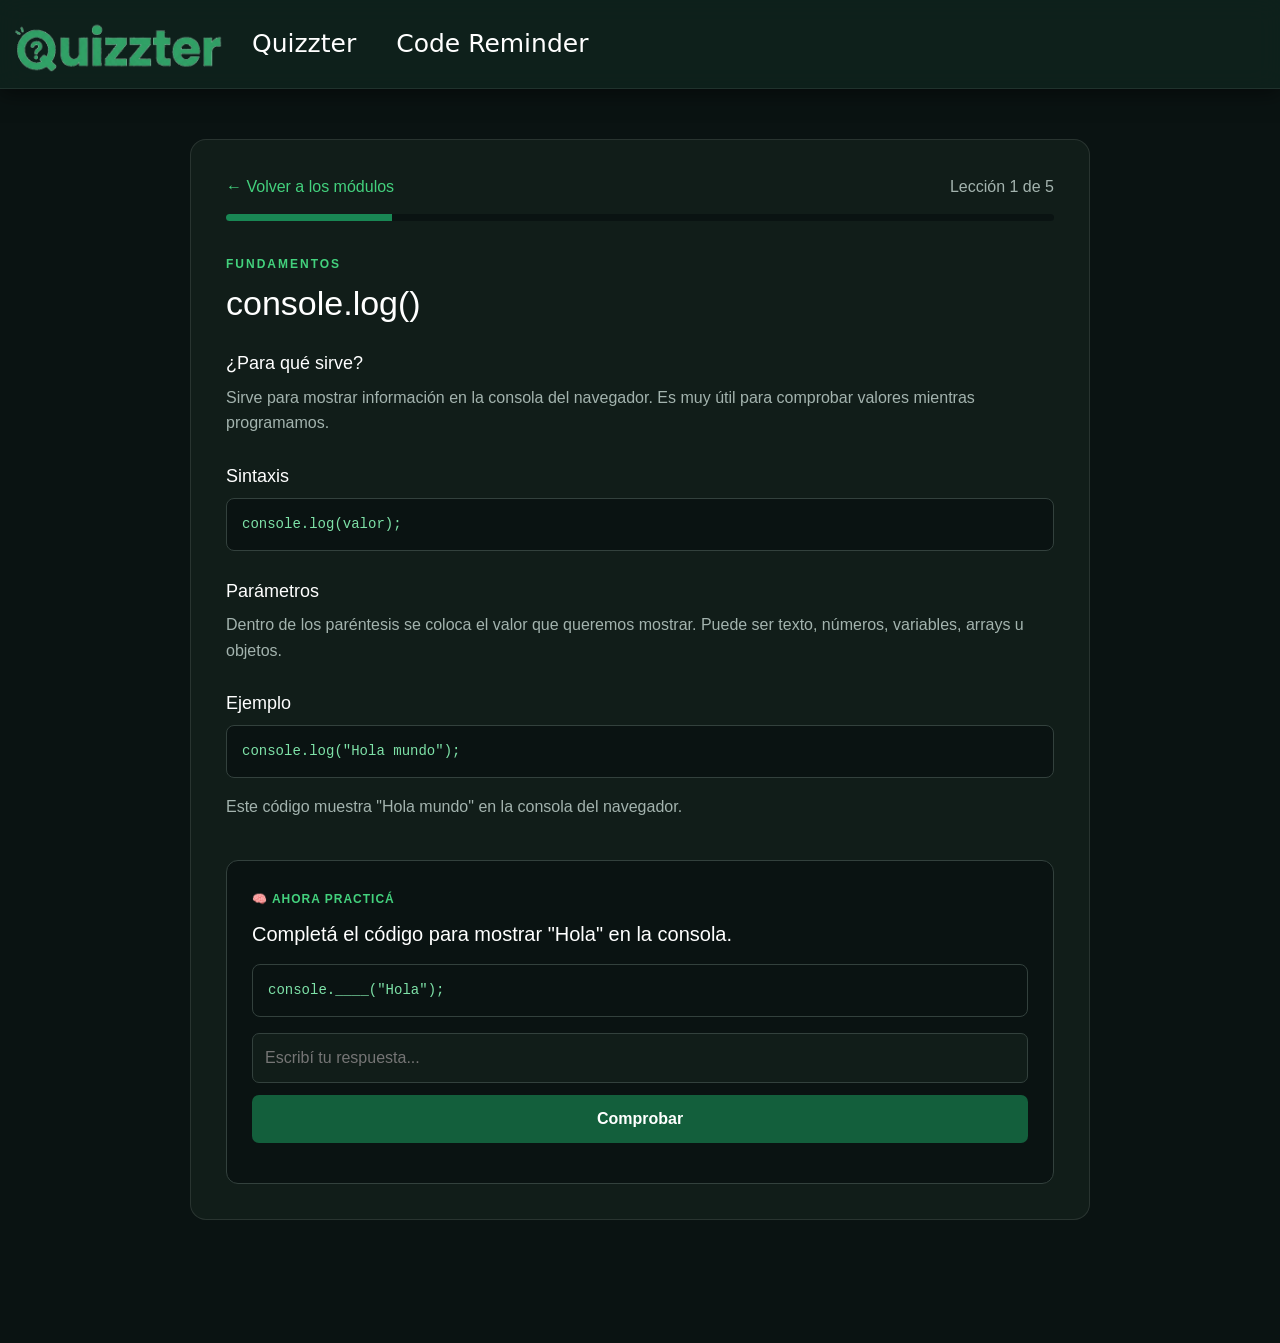
<file: code.leccion.html>
<!doctype html>
<html lang="es">
<head>
  <meta charset="UTF-8">

  <meta
    name="viewport"
    content="width=device-width, initial-scale=1.0"
  >

  <title>Lección - Code Reminder</title>
  <link
      rel="icon"
      href="assets/img/ChatGPT Image 26 may 2026, 02_40_00 p.m.png"
    />
  <link
    href="https://cdn.jsdelivr.net/npm/bootstrap@5.3.8/dist/css/bootstrap.min.css"
    rel="stylesheet"
  >

  <link
    rel="stylesheet"
    href="assets/css/style.css"
  >
</head>

<body class="fondo-quizzter">

  <header>
    <nav>
      <a href="index.html">
        <img
          src="assets/img/logo.PNG"
          id="logoPagina"
          alt="Quizzter"
        >
      </a>

      <a href="quizzter.html" id="navLink">
        Quizzter
      </a>

      <a href="code.reminder.html" id="navLink">
        Code Reminder
      </a>
    </nav>
  </header>

  <main class="leccion-container">

    <section class="leccion-card">

      <div class="leccion-superior">

        <a
          href="code.reminder.html"
          class="volver-code"
        >
          ← Volver a los módulos
        </a>

        <span id="numeroLeccion">
          Lección 1 de 5
        </span>

      </div>

      <div class="barra-leccion">
        <div id="progresoLeccion"></div>
      </div>

      <span
        class="leccion-categoria"
        id="categoriaLeccion"
      >
        FUNDAMENTOS
      </span>

      <h1 id="tituloLeccion"></h1>

      <div class="leccion-bloque">
        <h2>¿Para qué sirve?</h2>
        <p id="descripcionLeccion"></p>
      </div>

      <div class="leccion-bloque">
        <h2>Sintaxis</h2>
        <pre><code id="sintaxisLeccion"></code></pre>
      </div>

      <div class="leccion-bloque">
        <h2>Parámetros</h2>
        <p id="parametrosLeccion"></p>
      </div>

      <div class="leccion-bloque">
        <h2>Ejemplo</h2>
        <pre><code id="ejemploLeccion"></code></pre>
        <p id="explicacionEjemplo"></p>
      </div>

      <section class="practica-code">

        <span class="practica-label">
          🧠 AHORA PRACTICÁ
        </span>

        <h2 id="preguntaPractica"></h2>

        <pre class="codigo-ejercicio"><code id="codigoPractica"></code></pre>

        <input
          type="text"
          id="respuestaPractica"
          placeholder="Escribí tu respuesta..."
          autocomplete="off"
          spellcheck="false"
        >

        <button id="btnComprobarPractica">
          Comprobar
        </button>

        <div id="resultadoPractica"></div>

        <button
          id="btnSiguienteLeccion"
          class="oculto"
        >
          Siguiente lección →
        </button>

      </section>

    </section>

  </main>

  <script src="assets/js/code.leccion.js"></script>

</body>
</html>
</file>
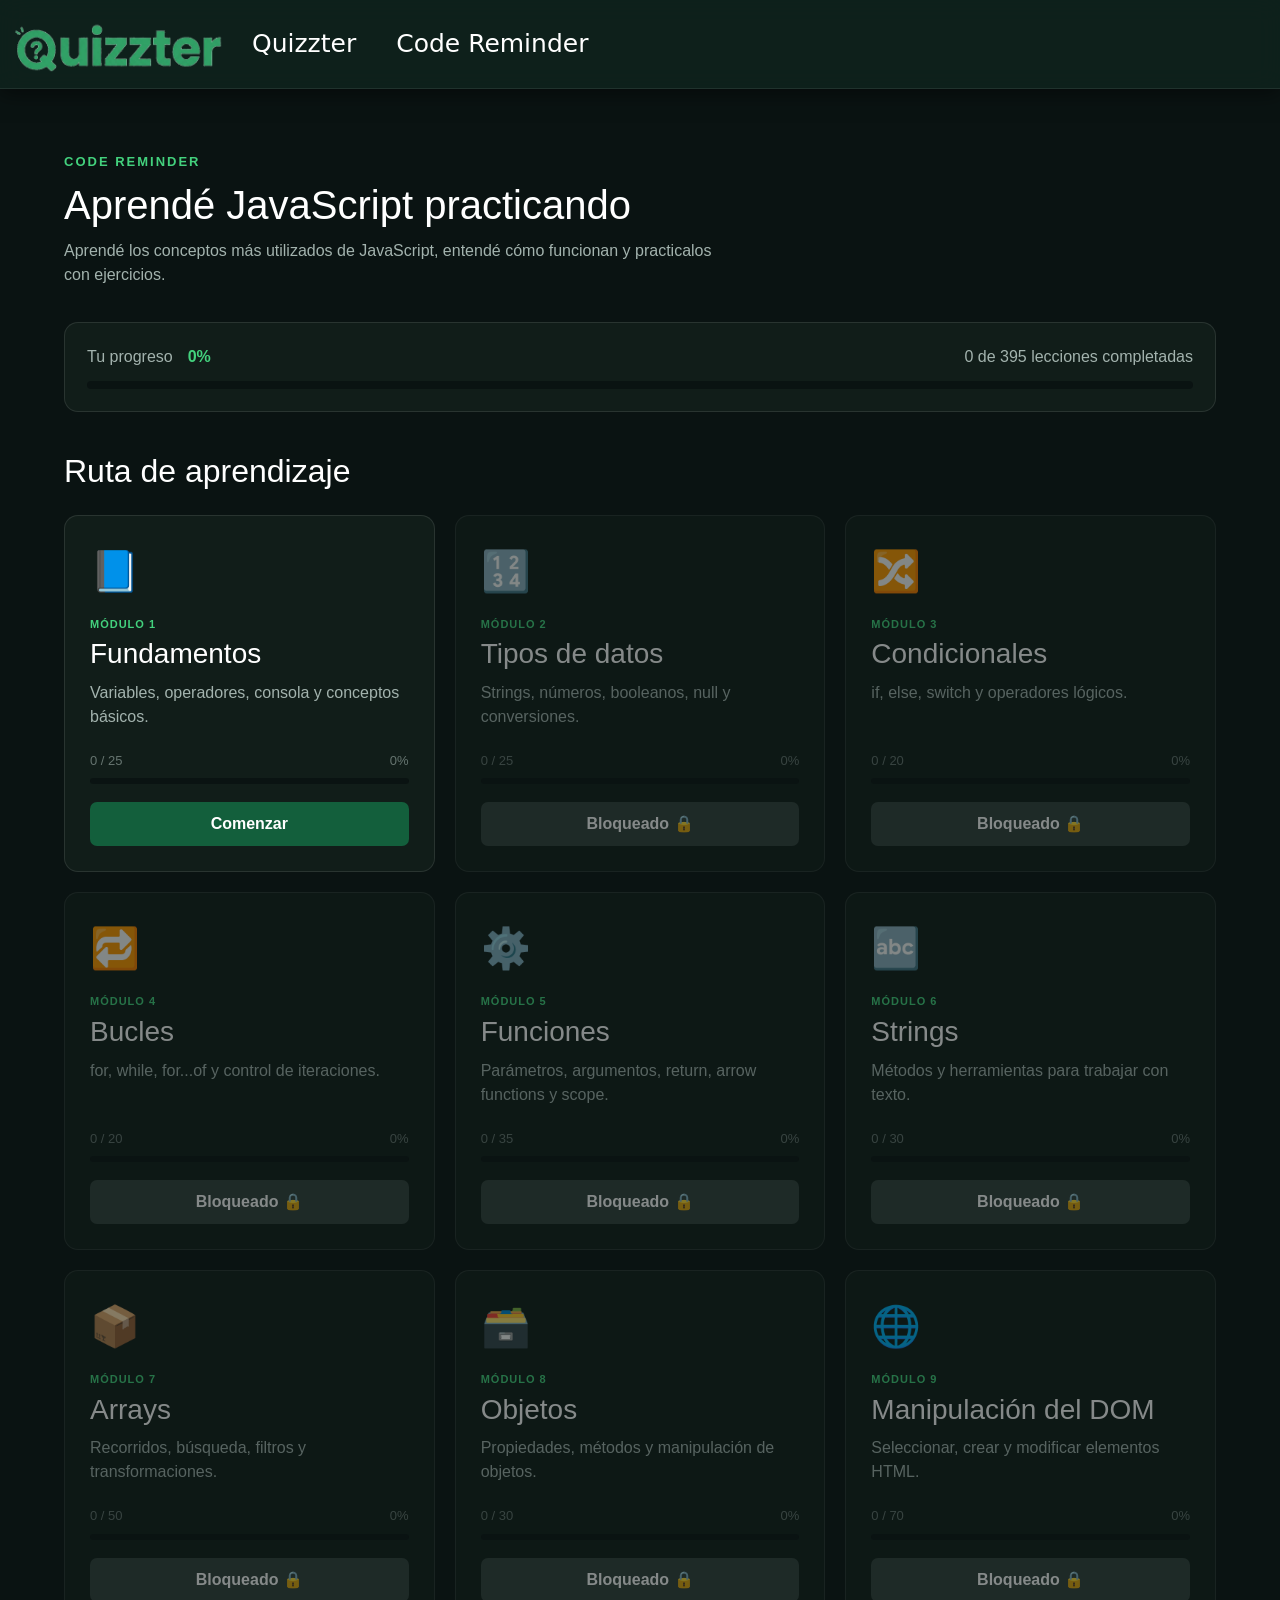
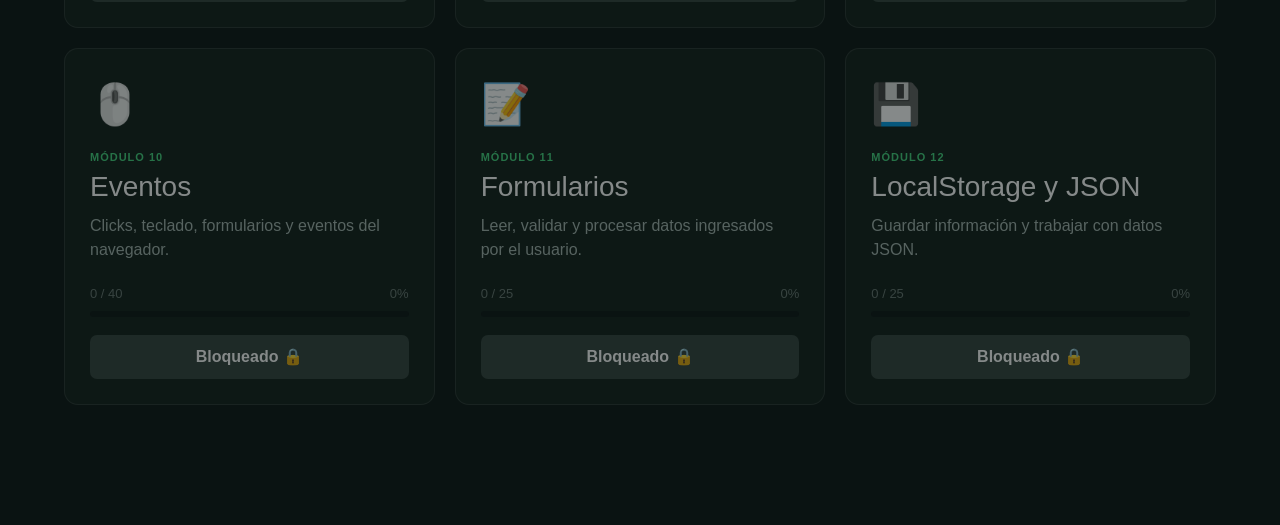
<file: code.reminder.html>
<!doctype html>
<html lang="es">
<head>
  <meta charset="UTF-8">

  <meta
    name="viewport"
    content="width=device-width, initial-scale=1.0"
  >

  <title>Code Reminder - Quizzter</title>

  <link
    href="https://cdn.jsdelivr.net/npm/bootstrap@5.3.8/dist/css/bootstrap.min.css"
    rel="stylesheet"
  >

  <link
    rel="stylesheet"
    href="assets/css/style.css"
  >
</head>

<body class="fondo-quizzter">

  <header>
    <nav>
      <a href="index.html">
        <img
          src="assets/img/logo.PNG"
          id="logoPagina"
          alt="Quizzter"
        >
      </a>

      <a href="quizzter.html" id="navLink">
        Quizzter
      </a>

      <a href="code.reminder.html" id="navLink">
        Code Reminder
      </a>
    </nav>
  </header>

  <main class="code-reminder-container">

    <section class="code-reminder-header">
      <span class="code-reminder-label">
        CODE REMINDER
      </span>

      <h1>Aprendé JavaScript practicando</h1>

      <p>
        Aprendé los conceptos más utilizados de JavaScript,
        entendé cómo funcionan y practicalos con ejercicios.
      </p>
    </section>

    <section class="code-progreso-card">
      <div class="code-progreso-info">

        <div>
          <span>Tu progreso</span>

          <strong id="porcentajeCode">
            0%
          </strong>
        </div>

        <span id="leccionesCompletadas">
          0 lecciones completadas
        </span>

      </div>

      <div class="barra-code">
        <div id="progresoCode"></div>
      </div>
    </section>

    <section class="code-modulos">
      <h2>Ruta de aprendizaje</h2>

      <div
        class="code-modulos-grid"
        id="contenedorModulos"
      ></div>
    </section>

  </main>

  <script src="assets/js/code.data.js"></script>
  <script src="assets/js/code.reminder.js"></script>

</body>
</html>
</file>
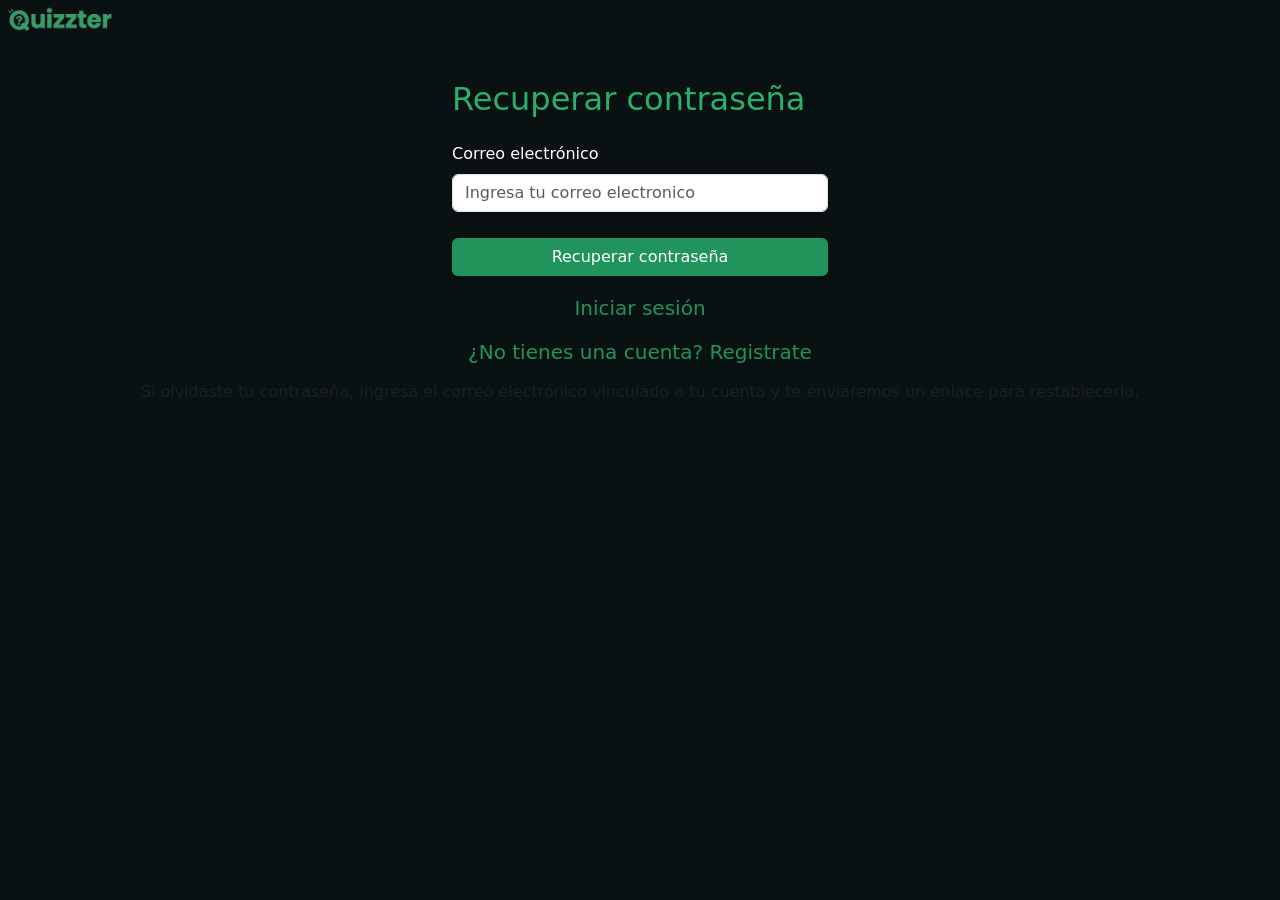
<file: contraseña.html>
<!DOCTYPE html>
    <html lang="en">
    <head>
        <meta charset="UTF-8">
        <meta name="viewport" content="width=device-width, initial-scale=1.0">
        <title>Quizzter | Recuperar contraseña</title>
        <link rel="icon" href="./assets/media/img/ChatGPT Image 26 may 2026, 02_40_00 p.m.png">
        <link href="https://cdn.jsdelivr.net/npm/bootstrap@5.3.8/dist/css/bootstrap.min.css" rel="stylesheet" integrity="sha384-sRIl4kxILFvY47J16cr9ZwB07vP4J8+LH7qKQnuqkuIAvNWLzeN8tE5YBujZqJLB" crossorigin="anonymous">
        <link rel="stylesheet" href="./assets/css/login-style.css">
    </head>
    <body>
        <header>
            <nav>
                <img src="./assets/media/img/logo.PNG" alt="nombre de marca">
            </nav>
        </header>
        <main>
            <form action="/recuperar-contraseña" method="POST" class="container mt-5" id="recuperarForm" style="max-width: 400px;">
                <h2 class="mb-4">Recuperar contraseña</h2>
                <div class="mb-3">
                    <label for="email" class="form-label">Correo electrónico</label>
                    <input type="email" class="form-control" id="email" name="email" required placeholder="Ingresa tu correo electronico">
                </div>
                <button type="submit" class="btn w-100">Recuperar contraseña</button>
            </form>
            <h5><a href="./login.html">Iniciar sesión</a></h5>
            <h5><a href="./registro.html">¿No tienes una cuenta? Registrate</a></h5>
            <p class="text-muted mt-3 text-center">Si olvidaste tu contraseña, ingresa el correo electrónico vinculado a tu cuenta y te enviaremos un enlace para restablecerla.</p>
        </main>
        <section>
            <div id="finalFeliz" class="d-none text-center">
                <h4 class="alert-heading">¡El correo con tu enlace de recuperación ha sido enviado!</h4>
                <p>Revisa tu bandeja de entrada. En caso de no encontrarlo, vuelve a intentarlo.</p>
                <a id="botonInicio"href="./login.html" class="btn btn-outline-secondary btn-sm mt-3">Iniciar sesión</a>
            </div>
        </section>
        <script src="https://cdn.jsdelivr.net/npm/bootstrap@5.3.8/dist/js/bootstrap.bundle.min.js" integrity="sha384-FKyoEForCGlyvwx9Hj09JcYn3nv7wiPVlz7YYwJrWVcXK/BmnVDxM+D2scQbITxI" crossorigin="anonymous"></script>
        <script src="./assets/js/recuperar.js"></script>
    </body>
</html>
</file>
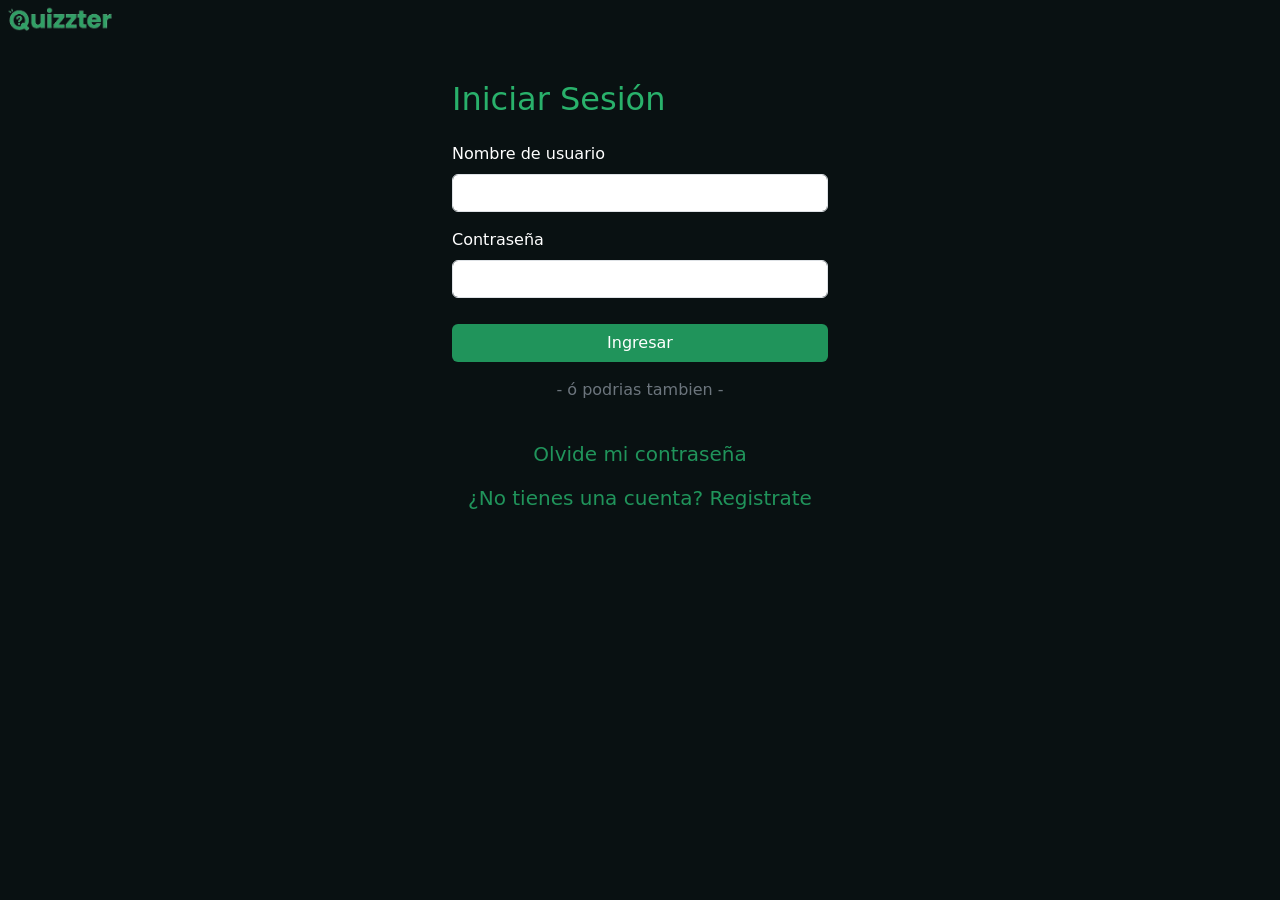
<file: login.html>
<!DOCTYPE html>
<html lang="es">
    <head>
        <meta charset="UTF-8">
        <meta name="viewport" content="width=device-width, initial-scale=1.0">
        <title>Quizzter | Iniciar sesión</title>
        <link rel="icon" href="./assets/media/img/ChatGPT Image 26 may 2026, 02_40_00 p.m.png">
        <link href="https://cdn.jsdelivr.net/npm/bootstrap@5.3.8/dist/css/bootstrap.min.css" rel="stylesheet" integrity="sha384-sRIl4kxILFvY47J16cr9ZwB07vP4J8+LH7qKQnuqkuIAvNWLzeN8tE5YBujZqJLB" crossorigin="anonymous">
        <link rel="stylesheet" href="./assets/css/login-style.css">
        <script src="https://accounts.google.com/gsi/client" async defer></script>
    </head>
    <body>
        <header>
            <nav>
                <img src="./assets/media/img/logo.PNG" alt="nombre de marca">
            </nav>
        </header>
        <main>
            <form class="container mt-5" style="max-width: 400px;">
                <h2 class="mb-4">Iniciar Sesión</h2>
                <div class="mb-3">
                    <label for="username" class="form-label">Nombre de usuario</label>
                    <input type="text" class="form-control" id="username" name="username" required>
                </div>
                <div class="mb-3">
                    <label for="password" class="form-label">Contraseña</label>
                    <input type="password" class="form-control" id="password" name="password" required>
                </div>
                <div id="loginError" class="alert alert-danger py-2 text-center d-none" role="alert">
                    Usuario o contraseña incorrectos.
                </div>
                <button type="submit" class="btn w-100">Ingresar</button>
            </form>
            <p class="text-secondary mt-3 text-center">- ó podrias tambien -</p>
            <div id="g_id_onload"
                data-client_id="631986817588-gj6ooav587rd6ob65moh206cf6fhrptl.apps.googleusercontent.com"
                data-context="signin"
                data-ux_mode="popup"
                data-callback="manejarLoginGoogle"
                data-auto_prompt="false">
            </div>
                <div class="g_id_signin" data-type="standard" data-shape="rectangular" data-theme="outline" data-text="signin_with" data-size="large" data-logo_alignment="left">
            </div>
            <h5><a href="./contraseña.html">Olvide mi contraseña</a></h5>
            <h5><a href="./registro.html">¿No tienes una cuenta? Registrate</a></h5>
        </main>
        <script src="https://cdn.jsdelivr.net/npm/bootstrap@5.3.8/dist/js/bootstrap.bundle.min.js" integrity="sha384-FKyoEForCGlyvwx9Hj09JcYn3nv7wiPVlz7YYwJrWVcXK/BmnVDxM+D2scQbITxI" crossorigin="anonymous"></script>
        <script src="./assets/js/db.js"></script>
        <script src="./assets/js/login.js"></script>
    </body>
</html>
</file>
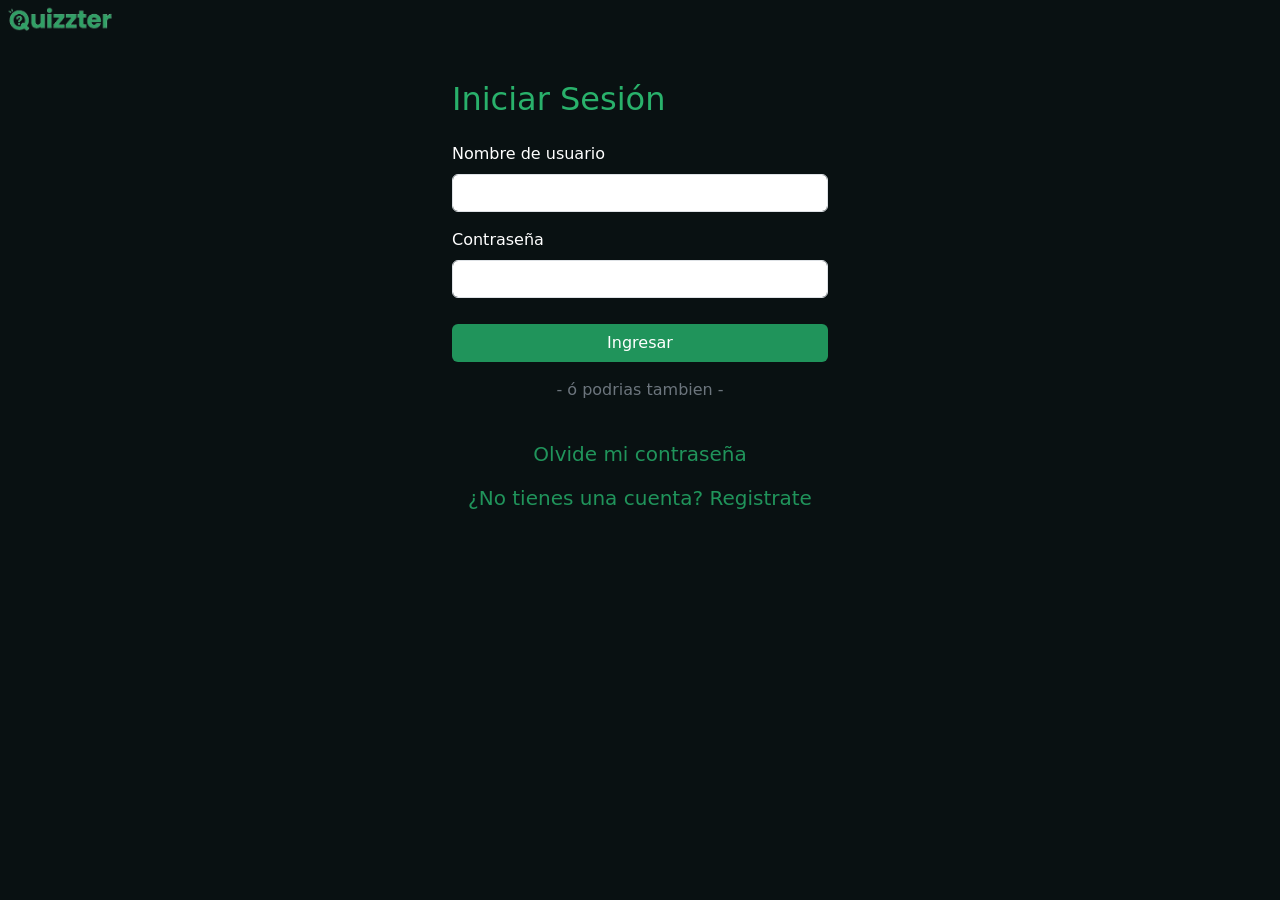
<file: quizzter.html>
<!doctype html>
<html lang="en">
  <head>
    <meta charset="UTF-8" />
    <meta name="viewport" content="width=device-width, initial-scale=1.0" />
    <title>Quizzter</title>
    <link
      rel="icon"
      href="assets/img/ChatGPT Image 26 may 2026, 02_40_00 p.m.png"
    />
    <link
      href="https://cdn.jsdelivr.net/npm/bootstrap@5.3.8/dist/css/bootstrap.min.css"
      rel="stylesheet"
      integrity="sha384-sRIl4kxILFvY47J16cr9ZwB07vP4J8+LH7qKQnuqkuIAvNWLzeN8tE5YBujZqJLB"
      crossorigin="anonymous"
    />
    <link rel="stylesheet" href="assets/css/style.css" />
        <style>
        @keyframes fadeIn {
            from {
                opacity: 0;
                transform: translateY(10px); 
            }
            to {
                opacity: 1;
                transform: translateY(0);
            }
        }
        body {
            animation: fadeIn 1s ease-out forwards;
        }
    </style>
  </head>
  <!-- Cuerpo de la página  -->
  <body class="fondo-quizzter">
    <header>
      <!-- Navbar -->
      <nav>
        <a href="index.html"><img src="assets/img/logo.PNG" id="logoPagina" /></a>
        <a href="quizzter.html" id="navLink">Quizzter</a>
        <button id="btn-cerrarSesion" type="button" class="btn btn-danger fw-medium">Cerrar Sesión</button>
      </nav>
    </header>

    <!-- Paso 1: Selección de materia -->
    <section id="seccion-materias" class="seccion-selector">
      <div class="encabezado-selector">
        <h1>¿Qué materia querés repasar?</h1>
        <p>Elegí una materia para comenzar el quiz</p>
      </div>
      <div class="grilla-materias">
        <button class="tarjeta-materia" data-materia="tlp">
          <span class="icono-materia">💻</span>
          <h3>TLP</h3>
          <p>Taller de Lenguajes de Programación</p>
        </button>
        <button class="tarjeta-materia" data-materia="matematicas">
          <span class="icono-materia">📐</span>
          <h3>Matemáticas</h3>
          <p>Álgebra, geometría y lógica</p>
        </button>
        <button class="tarjeta-materia tarjeta-bloqueada" disabled aria-disabled="true">
          <div class="contenido-bloqueado">
            <span class="icono-materia">🗄️</span>
            <h3>Base de Datos</h3>
            <p>Modelado, SQL y consultas</p>
          </div>
          <div class="overlay-proximamente">
            <span>Próximamente</span>
          </div>
        </button>
      </div>
    </section>

    <!-- Paso 2: Selección de nivel de dificultad -->
    <section id="seccion-nivel" class="seccion-selector" style="display:none;">
      <div class="encabezado-selector">
        <h1>Elegí el nivel de dificultad</h1>
        <p id="texto-materia-elegida">Materia seleccionada</p>
      </div>
      <div class="grilla-niveles">
        <button class="tarjeta-nivel" data-nivel="facil">
          <span class="icono-nivel">🟢</span>
          <h3>Fácil</h3>
        </button>
        <button class="tarjeta-nivel" data-nivel="medio">
          <span class="icono-nivel">🟡</span>
          <h3>Medio</h3>
        </button>
        <button class="tarjeta-nivel" data-nivel="dificil">
          <span class="icono-nivel">🔴</span>
          <h3>Difícil</h3>
        </button>
      </div>
      <button id="btn-volver-materias" class="btn-volver">← Volver a materias</button>
    </section>

    <!-- Paso 3: Quiz -->
    <div id="contenedor-quiz" style="display:none;">
      <div class="tarjeta-quiz">
        <div class="encabezado-quiz">
          <span>Pregunta <strong id="numero-pregunta-actual">1</strong> de <strong id="total-preguntas">20</strong></span>
        </div>
        
        <h2 id="texto-pregunta">¿Qué propiedad de CSS se usa para activar Flexbox?</h2>
        
        <div id="contenedor-opciones"></div>
        
        <button id="btn-siguiente" style="display: none;">Siguiente Pregunta</button>
      </div>
    </div>

<!-- footer  -->
   <div id="footerCont">
      <footer>
        <div>
          <p>&copy; 2026 Quizzter. Todos los derechos reservados.</p>
          <div>
            <a href="#">Términos de Servicio</a>
            <a href="#">Política de Privacidad</a>
            <a href="#">Soporte</a>
          </div>
        </div>
      </footer>
    </div>

    <script
      src="https://cdn.jsdelivr.net/npm/bootstrap@5.3.8/dist/js/bootstrap.bundle.min.js"
      integrity="sha384-FKyoEForCGlyvwx9Hj09JcYn3nv7wiPVlz7YYwJrWVcXK/BmnVDxM+D2scQbITxI"
      crossorigin="anonymous"
    ></script>
    <script src="assets/js/db.js"></script>
    <script src="assets/js/quizzter.js"></script>
  </body>
</html>
</file>
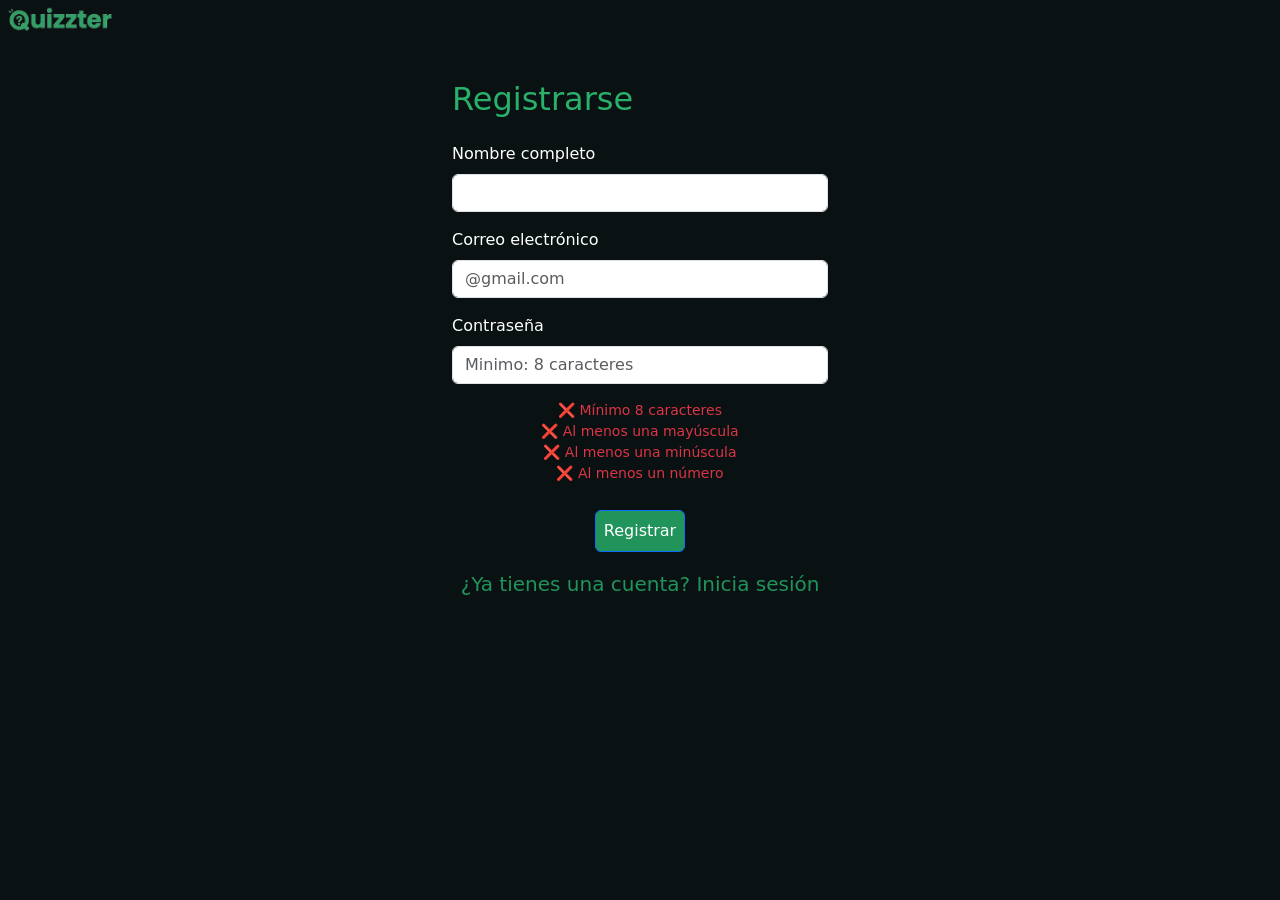
<file: registro.html>
<!DOCTYPE html>
    <html lang="es">
    <head>
        <meta charset="UTF-8">
        <meta name="viewport" content="width=device-width, initial-scale=1.0">
        <title>Quizzter | Registrar una cuenta</title>
        <link rel="icon" href="./assets/media/img/ChatGPT Image 26 may 2026, 02_40_00 p.m.png">
        <link href="https://cdn.jsdelivr.net/npm/bootstrap@5.3.8/dist/css/bootstrap.min.css" rel="stylesheet" integrity="sha384-sRIl4kxILFvY47J16cr9ZwB07vP4J8+LH7qKQnuqkuIAvNWLzeN8tE5YBujZqJLB" crossorigin="anonymous">
        <link rel="stylesheet" href="./assets/css/login-style.css">
    </head>
    <body>
        <header>
            <nav>
                <img src="./assets/media/img/logo.PNG" alt="nombre de marca">
            </nav>
        </header>
        <main>
            <form class="container mt-5" id="registroForm" style="max-width: 400px;">
                <h2 class="mb-4">Registrarse</h2>
                <div class="mb-3">
                    <label for="Nombre" class="form-label">Nombre completo</label>
                    <input type="text" class="form-control" id="Nombre" name="Nombre" required>
                </div>
                <div class="mb-3">
                    <label for="email" class="form-label">Correo electrónico</label>
                    <input type="email" class="form-control" id="email" name="email" required placeholder="@gmail.com">
                </div>
                <div class="mb-3">
                    <label for="password" class="form-label">Contraseña</label>
                    <input type="password" class="form-control" id="password" name="password" required placeholder="Minimo: 8 caracteres" minlegth="8">
                </div>
                <ul class="list-unstyled small mt-2">
                    <li id="reqLargo" class="text-danger">❌ Mínimo 8 caracteres</li>
                    <li id="reqMayus" class="text-danger">❌ Al menos una mayúscula</li>
                    <li id="reqMinus" class="text-danger">❌ Al menos una minúscula</li>
                    <li id="reqNumero" class="text-danger">❌ Al menos un número</li>
                </ul>
                <div class="text-center">
                    <button type="button" class="btn btn-primary p-2" id="btnAbrirModal">Registrar</button>
                </div>
                <div class="modal fade" id="exampleModal" tabindex="-1" aria-hidden="true">
                    <div class="modal-dialog">
                        <div class="modal-content">
                            <div class="modal-header">
                                <h5 class="modal-title">Este es el ultimo paso!</h5>
                                <button type="button" class="btn-close" data-bs-dismiss="modal"></button>
                            </div>
                            <div class="modal-body">
                                <div>
                                    <label for="nombredeusuario">Nombre de usuario</label>
                                    <input type="text" class="form-control" id="nombredeusuario" name="nombredeusuario" required>
                                    <small id="feedbackUsuario"></small>
                                    <br>
                                    <br>
                                    <div class="dropdown">
                                        <button class="btn btn-secondary dropdown-toggle" type="button" id="dropdownMenu2" data-bs-toggle="dropdown" aria-expanded="false">
                                            Carrera que cursas
                                        </button>
                                        <div class="dropdown-menu" aria-labelledby="dropdownMenu2">
                                            <button class="dropdown-item" type="button">Desarrollo de software multiplataforma</button>
                                            <button class="dropdown-item" type="button">Mecatronica</button>
                                            <button class="dropdown-item" type="button">Quimica industrial</button>
                                            <button class="dropdown-item" type="button">Telecomunicaciones</button>
                                        </div>
                                    </div>
                                    <p class="text-muted">Si eres docente, este campo es irrelevante.</p>
                                    <br>
                                    <br>
                                    <div class="dropdown">
                                        <button class="btn btn-secondary dropdown-toggle" type="button" id="dropdownMenu" data-bs-toggle="dropdown" aria-haspopup="true" aria-expanded="false">Ocupación</button>
                                        <div class="dropdown-menu" aria-labelledby="dropdownMenu">
                                            <button class="dropdown-item" type="button">Docente</button>
                                            <button class="dropdown-item" type="button">Estudiante</button>
                                        </div>
                                    </div>
                                    <br>
                                    <br>
                                </div>
                            </div>
                             <div class="modal-footer">
                                <button type="button" class="btn btn-secondary" id="btnFinalizarRegistro">Finalizar registro</button>
                            </div>
                        </div>
                    </div>
                </div>
            </form>
            <div class="invalid-feedback" id="passFeedback">
                La contraseña no cumple con los requisitos de seguridad.
            </div>
            <h5><a href="./login.html">¿Ya tienes una cuenta? Inicia sesión</a></h5>
        </main>
        <script src="https://cdn.jsdelivr.net/npm/bootstrap@5.3.8/dist/js/bootstrap.bundle.min.js" integrity="sha384-FKyoEForCGlyvwx9Hj09JcYn3nv7wiPVlz7YYwJrWVcXK/BmnVDxM+D2scQbITxI" crossorigin="anonymous"></script>
        <script src="./assets/js/db.js"></script>
        <script src="./assets/js/script.js"></script>
    </body>
</html>
</file>
<file: assets/css/style.css>
* {
  padding: 0;
  margin: 0;
}

.fondo-quizzter {
  background-color: #0a1312;
}

.carousel-inner img {
  border-radius: 15px;
}

#carouselExampleIndicators .carousel-control-prev-icon,
#carouselExampleIndicators .carousel-control-next-icon {
  filter: invert(0);
}

#carouselExampleIndicators .carousel-control-prev,
#carouselExampleIndicators .carousel-control-next {
  background-color: rgba(255, 255, 255, 0.3);
  border-radius: 50%;
  width: 30px;
  height: 30px;
  top: 50%;
}

#logoPagina {
  width: 230px;
  height: 55px;
  margin-left: 2px;
  margin-top: 5px;
}

#btn-cerrarSesion {
  margin: 0 40px 0 auto;
  font-size: 20px;
}

nav {
  display: flex;
  padding-top: 10px;
  align-items: center;
  background-color: rgba(15, 37, 30, 0.8) !important;
  padding-bottom: 10px;
  backdrop-filter: blur(12px);
  -webkit-backdrop-filter: blur(12px);
  box-shadow: 0 4px 20px rgba(0, 0, 0, 0.5);
  border-bottom: 1px solid rgba(255, 255, 255, 0.08);
}

#navLink {
  padding: 15px 20px;
  font-size: 25px;
  text-decoration: none;
  font-weight: 500;
  color: white;
}

#navLink:hover {
  color: #1a6149;
  background-color: #1a61493a;
  ;
  border-radius: 5px;
  transition: background-color 0.3s ease;
}


#footerCont {
  margin-top: 40px;
  background-color: #111d19;
  padding: 30px 20px;
  text-align: center;
  font-family: 'Segoe UI', sans-serif;
  border-top: 1px solid rgba(255, 251, 251, 0.429);
}

#footerCont footer {
  display: flex;
  flex-direction: column;
  gap: 12px;
}

#footerCont p {
  color: #667570;
  font-size: 13px;
  margin: 0;
  letter-spacing: 0.5px;
}


#footerCont div {
  display: flex;
  justify-content: center;
  gap: 25px;
}


#footerCont a {
  color: #a3b3ae;
  text-decoration: none;
  font-size: 14px;
  font-weight: 500;
  transition: color 0.2s ease;
}


#footerCont a:hover {
  color: #0b78224c;
}

/* ____________________________________________________________________________
CSS DEL QUIZZTER
____________________________________________________________________________ */

#contenedor-quiz {
  min-height: 70vh;
  display: flex;
  justify-content: center;
  align-items: center;
  padding: 40px 20px;
}

.tarjeta-quiz {
  background-color: white;
  width: 100%;
  max-width: 600px;
  padding: 35px;
  border-radius: 16px;
  box-shadow: 0 15px 35px rgba(0, 0, 0, 0.4);
  font-family: 'Segoe UI', sans-serif;
  display: flex;
  flex-direction: column;
}

.encabezado-quiz {
  color: #667570;
  font-size: 14px;
  font-weight: bold;
  margin-bottom: 15px;
  text-transform: uppercase;
  letter-spacing: 1px;
}

.tarjeta-quiz h2 {
  color: #0b1411;
  font-size: 24px;
  margin-bottom: 25px;
  line-height: 1.4;
}

#contenedor-opciones {
  display: flex;
  flex-direction: column;
  gap: 15px;
  margin-bottom: 25px;
}

#contenedor-opciones button {
  background-color: #f4f6f5;
  color: #0b1411;
  border: 2px solid #e2e8e6;
  padding: 15px 20px;
  border-radius: 8px;
  font-size: 16px;
  font-weight: 600;
  text-align: left;
  cursor: pointer;
  transition: all 0.2s ease;
}

#contenedor-opciones button:hover {
  border-color: #198754;
  background-color: rgba(25, 135, 84, 0.05);
}

#contenedor-opciones button.correcto {
  background-color: #d1e7dd;
  border-color: #198754;
  color: #0f5132;
}

#contenedor-opciones button.incorrecto {
  background-color: #f8d7da;
  border-color: #dc3545;
  color: #842029;
}

#btn-siguiente {
  background-color: #135f3c;
  color: white;
  border: none;
  padding: 12px 25px;
  border-radius: 8px;
  font-size: 16px;
  font-weight: bold;
  cursor: pointer;
  align-self: flex-end;
  transition: background-color 0.2s;
}

#btn-siguiente:hover {
  background-color: #146c43;
}

/* Estilos para los enlaces del navegador corregidos */
.enlace-nav {
  padding: 15px 20px;
  font-size: 25px;
  text-decoration: none;
  font-weight: bold;
  transition: color 0.3s ease;
}

.enlace-nav:hover {
  color: #198754 !important;
}

/* ____________________________________________________________________________
CSS DEL SELECTOR DE MATERIA Y NIVEL
____________________________________________________________________________ */

.seccion-selector {
  min-height: 70vh;
  display: flex;
  flex-direction: column;
  align-items: center;
  justify-content: center;
  padding: 50px 20px;
  font-family: 'Segoe UI', sans-serif;
}

.encabezado-selector {
  text-align: center;
  margin-bottom: 40px;
}

.encabezado-selector h1 {
  color: white;
  font-size: 34px;
  margin-bottom: 10px;
}

.encabezado-selector p {
  color: #a3b3ae;
  font-size: 16px;
}

/* Grilla de materias */
.grilla-materias {
  display: grid;
  grid-template-columns: repeat(auto-fit, minmax(240px, 1fr));
  gap: 25px;
  width: 100%;
  max-width: 650px;
}

.tarjeta-materia {
  background-color: #ffffff;
  border: none;
  border-radius: 16px;
  padding: 35px 25px;
  cursor: pointer;
  box-shadow: 0 15px 35px rgba(0, 0, 0, 0.4);
  transition: transform 0.2s ease, box-shadow 0.2s ease, border-color 0.2s ease;
  border: 2px solid transparent;
  text-align: center;
}

.tarjeta-materia:hover {
  transform: translateY(-6px);
  border-color: #198754;
  box-shadow: 0 20px 40px rgba(25, 135, 84, 0.35);
}

.icono-materia {
  font-size: 40px;
  display: block;
  margin-bottom: 12px;
}

.tarjeta-materia h3 {
  color: #0b1411;
  font-size: 22px;
  margin-bottom: 8px;
}

.tarjeta-materia p {
  color: #667570;
  font-size: 14px;
  line-height: 1.4;
}

/* Tarjeta de materia bloqueada / "Próximamente" */
.tarjeta-bloqueada {
  position: relative;
  cursor: not-allowed;
  overflow: hidden;
}

.tarjeta-bloqueada:hover {
  transform: none;
  border-color: transparent;
  box-shadow: 0 15px 35px rgba(0, 0, 0, 0.4);
}

.contenido-bloqueado {
  filter: blur(3px);
  opacity: 0.55;
  text-decoration: line-through;
  text-decoration-thickness: 2px;
  user-select: none;
}

.overlay-proximamente {
  position: absolute;
  inset: 0;
  display: flex;
  align-items: center;
  justify-content: center;
  background-color: rgba(255, 255, 255, 0.12);
}

.overlay-proximamente span {
  background-color: #135f3c;
  color: white;
  padding: 8px 22px;
  border-radius: 20px;
  font-size: 14px;
  font-weight: bold;
  text-transform: uppercase;
  letter-spacing: 1px;
  box-shadow: 0 8px 18px rgba(0, 0, 0, 0.35);
}

/* Grilla de niveles */
.grilla-niveles {
  display: grid;
  grid-template-columns: repeat(auto-fit, minmax(150px, 1fr));
  gap: 20px;
  width: 100%;
  max-width: 550px;
  margin-bottom: 30px;
}

.tarjeta-nivel {
  background-color: #ffffff;
  border: 2px solid transparent;
  border-radius: 14px;
  padding: 28px 15px;
  cursor: pointer;
  box-shadow: 0 12px 30px rgba(0, 0, 0, 0.35);
  transition: transform 0.2s ease, box-shadow 0.2s ease, border-color 0.2s ease;
  text-align: center;
}

.tarjeta-nivel:hover {
  transform: translateY(-6px);
  border-color: #198754;
  box-shadow: 0 18px 35px rgba(25, 135, 84, 0.35);
}

.icono-nivel {
  font-size: 32px;
  display: block;
  margin-bottom: 10px;
}

.tarjeta-nivel h3 {
  color: #0b1411;
  font-size: 18px;
}

.btn-volver {
  background: transparent;
  color: #a3b3ae;
  border: 1px solid #a3b3ae;
  padding: 10px 22px;
  border-radius: 8px;
  font-size: 15px;
  cursor: pointer;
  transition: all 0.2s ease;
}

.btn-volver:hover {
  color: white;
  border-color: white;
  background-color: rgba(255, 255, 255, 0.08);
}

#btn-reintentar {
  background-color: #135f3c;
  color: white;
  border: none;
  padding: 12px 25px;
  border-radius: 8px;
  font-size: 16px;
  font-weight: bold;
  cursor: pointer;
  display: block;
  margin: 0 auto;
  transition: background-color 0.2s;
}

#btn-reintentar:hover {
  background-color: #146c43;
}

.code-reminder-container {
  width: 90%;
  max-width: 1200px;

  margin: auto;

  padding: 60px 0 120px;

  font-family: 'Segoe UI', sans-serif;
}


.code-reminder-header {
  margin-bottom: 35px;
}


.code-reminder-label {
  color: #43d17d;

  font-size: 13px;
  font-weight: bold;

  letter-spacing: 2px;
}


.code-reminder-header h1 {
  color: white;

  margin-top: 8px;
  margin-bottom: 10px;
}


.code-reminder-header p {
  color: #a3b3ae;

  max-width: 650px;
}

/* PROGRESO */

.code-progreso-card {
  background-color: #111d19;

  border: 1px solid rgba(255, 255, 255, 0.1);

  border-radius: 14px;

  padding: 22px;

  margin-bottom: 40px;
}


.code-progreso-info {
  display: flex;

  justify-content: space-between;

  color: #a3b3ae;

  margin-bottom: 12px;
}


.code-progreso-info div {
  display: flex;

  gap: 15px;
}


#porcentajeCode {
  color: #43d17d;
}


.barra-code {
  width: 100%;
  height: 8px;

  background-color: #0a1312;

  border-radius: 20px;

  overflow: hidden;
}


#progresoCode {
  width: 0%;
  height: 100%;

  background-color: #198754;

  transition: width 0.4s ease;
}

.code-modulos h2 {
  color: white;

  margin-bottom: 25px;
}


.code-modulos-grid {
  display: grid;

  grid-template-columns:
    repeat(auto-fit, minmax(280px, 1fr));

  gap: 20px;
}


.code-modulo-card {
  background-color: #111d19;

  border: 1px solid rgba(255, 255, 255, 0.1);

  border-radius: 14px;

  padding: 25px;

  transition:
    transform 0.2s ease,
    border-color 0.2s ease;
}


.code-modulo-card:hover {
  transform: translateY(-4px);

  border-color: #198754;
}


.code-modulo-icono {
  font-size: 40px;

  margin-bottom: 15px;
}


.code-modulo-numero {
  color: #43d17d;

  font-size: 11px;

  font-weight: bold;

  letter-spacing: 1px;

  margin-bottom: 5px;
}


.code-modulo-card h3 {
  color: white;

  margin-bottom: 10px;
}


.code-modulo-card p {
  color: #a3b3ae;

  min-height: 50px;
}

.code-modulo-progreso {
  display: flex;

  justify-content: space-between;

  color: #667570;

  font-size: 13px;

  margin-top: 20px;

  margin-bottom: 8px;
}


.barra-modulo {
  width: 100%;

  height: 6px;

  background-color: #0a1312;

  border-radius: 20px;

  overflow: hidden;

  margin-bottom: 18px;
}


.barra-modulo div {
  height: 100%;

  background-color: #198754;
}


.btn-code-modulo {
  width: 100%;

  background-color: #135f3c;

  color: white;

  border: none;

  border-radius: 7px;

  padding: 10px;

  font-weight: 600;

  cursor: pointer;
}


.btn-code-modulo:hover {
  background-color: #198754;
}


.modulo-bloqueado {
  opacity: 0.5;
}


.modulo-bloqueado:hover {
  transform: none;

  border-color: rgba(255, 255, 255, 0.1);
}


.modulo-bloqueado .btn-code-modulo {
  background-color: #33413d;

  cursor: not-allowed;
}

/* ____________________________________________________________________________
LECCIONES CODE REMINDER
____________________________________________________________________________ */

.leccion-container {
  width: 90%;
  max-width: 900px;

  margin: auto;

  padding: 50px 0 120px;

  font-family: 'Segoe UI', sans-serif;
}


.leccion-card {
  background-color: #111d19;

  border: 1px solid rgba(255, 255, 255, 0.1);

  border-radius: 16px;

  padding: 35px;
}


.leccion-superior {
  display: flex;

  justify-content: space-between;

  align-items: center;

  margin-bottom: 15px;

  color: #a3b3ae;
}


.volver-code {
  color: #43d17d;

  text-decoration: none;
}


.volver-code:hover {
  color: #65e699;
}


.barra-leccion {
  width: 100%;
  height: 7px;

  background-color: #0a1312;

  border-radius: 20px;

  overflow: hidden;

  margin-bottom: 30px;
}


#progresoLeccion {
  height: 100%;

  background-color: #198754;

  transition: width 0.4s ease;
}

.leccion-categoria {
  color: #43d17d;

  font-size: 12px;
  font-weight: bold;

  letter-spacing: 2px;
}


.leccion-card>h1 {
  color: white;

  font-size: 34px;

  margin-top: 8px;
  margin-bottom: 30px;
}


.leccion-bloque {
  margin-bottom: 30px;
}


.leccion-bloque h2 {
  color: white;

  font-size: 18px;

  margin-bottom: 10px;
}


.leccion-bloque p {
  color: #a3b3ae;

  line-height: 1.6;
}


.leccion-bloque pre,
.codigo-ejercicio {
  background-color: #0a1312;

  color: #7ee2a8;

  border: 1px solid #33413d;

  border-radius: 8px;

  padding: 15px;

  overflow-x: auto;

  font-family: Consolas, monospace;
}

.practica-code {
  background-color: #0a1312;

  border: 1px solid #33413d;

  border-radius: 12px;

  padding: 25px;

  margin-top: 40px;
}


.practica-label {
  color: #43d17d;

  font-size: 12px;

  font-weight: bold;

  letter-spacing: 1px;
}


.practica-code h2 {
  color: white;

  font-size: 20px;

  margin-top: 12px;

  margin-bottom: 18px;
}


#respuestaPractica {
  width: 100%;

  background-color: #111d19;

  color: white;

  border: 1px solid #33413d;

  border-radius: 7px;

  padding: 12px;

  margin-bottom: 12px;

  outline: none;
}


#respuestaPractica:focus {
  border-color: #198754;
}

#btnComprobarPractica,
#btnSiguienteLeccion {
  width: 100%;

  background-color: #135f3c;

  color: white;

  border: none;

  border-radius: 7px;

  padding: 12px;

  font-weight: 600;

  cursor: pointer;
}


#btnComprobarPractica:hover,
#btnSiguienteLeccion:hover {
  background-color: #198754;
}


#btnSiguienteLeccion {
  margin-top: 15px;
}


#resultadoPractica {
  margin-top: 15px;
}


.code-correcto {
  color: #43d17d;

  background-color: rgba(25, 135, 84, 0.1);

  border: 1px solid #198754;

  border-radius: 8px;

  padding: 15px;
}


.code-correcto p {
  color: #a3b3ae;

  margin-top: 8px;

  margin-bottom: 0;
}


.code-error {
  color: #dc6b73;

  background-color: rgba(220, 107, 115, 0.08);

  border: 1px solid #7a3c42;

  border-radius: 8px;

  padding: 15px;
}


.modulo-completado-code {
  text-align: center;

  padding: 30px 10px;
}


.code-trofeo {
  font-size: 65px;

  margin-bottom: 15px;
}


.modulo-completado-code h2 {
  color: white;
}


.modulo-completado-code p {
  color: #a3b3ae;
}

.oculto {
  display: none !important;
}

/* ____________________________________________________________________________
DAILY CHALLENGES
____________________________________________________________________________ */

.daily-menu {
  min-height: calc(100vh - 90px);

  padding: 60px 8%;

  font-family: 'Segoe UI', sans-serif;
}


.daily-menu-header {
  margin-bottom: 35px;
}


.daily-menu-header span {
  color: #198754;

  font-size: 13px;
  font-weight: bold;

  letter-spacing: 2px;
}


.daily-menu-header h1 {
  color: white;

  margin-top: 8px;
  margin-bottom: 8px;
}


.daily-menu-header p {
  color: #a3b3ae;
}


.daily-juegos {
  display: grid;

  grid-template-columns:
    repeat(auto-fit, minmax(250px, 1fr));

  gap: 25px;
}

.daily-game-card {
  background-color: #111d19;

  border: 1px solid rgba(255, 255, 255, 0.1);

  border-radius: 15px;

  padding: 25px;

  transition:
    transform 0.2s ease,
    border-color 0.2s ease;
}


.daily-game-card:hover {
  transform: translateY(-5px);

  border-color: #198754;
}


.daily-game-icon {
  font-size: 45px;

  margin-bottom: 15px;
}


.daily-game-card h2 {
  color: white;

  margin-bottom: 10px;
}


.daily-game-card p {
  color: #a3b3ae;

  min-height: 70px;
}


.daily-game-info {
  display: flex;

  justify-content: space-between;

  margin-top: 20px;
  margin-bottom: 20px;

  color: #7ee2a8;

  font-size: 13px;
}

.btn-daily-game {
  display: block;

  width: 100%;

  background-color: #135f3c;

  color: white;

  border: none;

  border-radius: 7px;

  padding: 11px;

  text-align: center;

  text-decoration: none;

  font-weight: 600;

  cursor: pointer;

  transition: background-color 0.2s ease;
}


.btn-daily-game:hover {
  background-color: #198754;

  color: white;
}


.estado-disponible {
  color: #43d17d;
}


.daily-game-card.bloqueado {
  opacity: 0.5;
}


.daily-game-card.bloqueado:hover {
  transform: none;

  border-color: rgba(255, 255, 255, 0.1);
}


.daily-game-card button:disabled {
  background-color: #33413d;

  cursor: not-allowed;
}

/* ____________________________________________________________________________
ESCAPE ROOM
____________________________________________________________________________ */

.escape-container {
  min-height: calc(100vh - 90px);

  display: flex;

  justify-content: center;

  align-items: center;

  padding: 50px 20px;
}


.escape-card {
  width: 100%;

  max-width: 800px;

  background-color: #111d19;

  border: 1px solid rgba(255, 255, 255, 0.1);

  border-radius: 18px;

  padding: 35px;

  font-family: 'Segoe UI', sans-serif;

  box-shadow:
    0 15px 45px rgba(0, 0, 0, 0.45);
}


.escape-header {
  display: flex;

  justify-content: space-between;

  align-items: center;

  margin-bottom: 20px;
}


.escape-label {
  color: #198754;

  font-size: 13px;

  font-weight: bold;

  letter-spacing: 2px;
}


.escape-header h1 {
  color: white;

  margin-top: 5px;
}


.escape-nivel {
  color: #a3b3ae;
}


.escape-nivel strong {
  color: white;
}

.barra-escape {
  width: 100%;

  height: 8px;

  background-color: #0a1312;

  border-radius: 20px;

  overflow: hidden;

  margin-bottom: 30px;
}


#progresoEscape {
  width: 20%;

  height: 100%;

  background-color: #198754;

  transition: width 0.5s ease;
}

.escape-escena {
  height: 190px;

  background-color: #0a1312;

  border: 1px solid #33413d;

  border-radius: 14px;

  padding: 30px 60px;

  display: flex;

  justify-content: space-between;

  align-items: end;

  margin-bottom: 30px;
}


#personaje,
#puerta {
  font-size: 65px;
}

.dificultad-escape {
  display: inline-block;

  color: #7ee2a8;

  background-color:
    rgba(25, 135, 84, 0.15);

  border: 1px solid #198754;

  border-radius: 20px;

  padding: 5px 12px;

  font-size: 12px;

  font-weight: bold;
}


.escape-desafio h2 {
  color: white;

  font-size: 23px;

  margin-top: 15px;

  margin-bottom: 20px;

  line-height: 1.4;
}


.sugerencias-escape p {
  color: #667570;

  font-size: 13px;

  margin-bottom: 8px;
}


#sugerenciasEscape {
  display: flex;

  flex-wrap: wrap;

  gap: 8px;

  margin-bottom: 20px;
}


#sugerenciasEscape span {
  background-color: #0a1312;

  color: #a3b3ae;

  border: 1px solid #33413d;

  border-radius: 6px;

  padding: 7px 12px;
}

#respuestaEscape {
  width: 100%;

  background-color: #0a1312;

  color: white;

  border: 1px solid #33413d;

  border-radius: 8px;

  padding: 13px;

  margin-bottom: 12px;

  outline: none;
}


#respuestaEscape:focus {
  border-color: #198754;
}


#btnComprobarEscape,
#btnSiguienteEscape {
  width: 100%;

  background-color: #135f3c;

  color: white;

  border: none;

  border-radius: 8px;

  padding: 12px;

  font-weight: 600;

  cursor: pointer;
}


#btnComprobarEscape:hover,
#btnSiguienteEscape:hover {
  background-color: #198754;
}


#btnSiguienteEscape {
  margin-top: 15px;
}


#mensajeEscape {
  margin-top: 15px;

  font-weight: 600;
}


.mensaje-correcto {
  color: #43d17d;
}


.mensaje-error {
  color: #dc6b73;
}


.oculto {
  display: none !important;
}


.escape-completado {
  text-align: center;
}


.escape-trofeo {
  font-size: 70px;

  margin-bottom: 15px;
}


.escape-completado p {
  color: #a3b3ae;
}


.escape-recompensa {
  color: #43d17d !important;

  font-size: 25px;

  font-weight: bold;
}

/* RELOJ ESCAPE ROOM */

#contadorEscape {
  color: #43d17d;

  font-size: 38px;

  font-weight: bold;

  letter-spacing: 3px;

  margin-top: 10px;

  margin-bottom: 25px;
}


.escape-bloqueado {
  text-align: center;

  padding: 40px 20px;
}


.escape-bloqueado h1 {
  color: white;

  margin-top: 10px;

  margin-bottom: 15px;
}


.escape-bloqueado p {
  color: #a3b3ae;

  margin-bottom: 10px;
}


.escape-reloj {
  font-size: 70px;

  margin-bottom: 15px;
}

/* ____________________________________________________________________________
CÓDIGO ROTO
____________________________________________________________________________ */

.estado-espera {
  color: #d7a84d !important;
}

.btn-daily-bloqueado {
  background-color: #33413d !important;
  color: #82908c !important;
  cursor: not-allowed !important;
  pointer-events: auto;
}

.codigo-roto-container {
  width: 90%;
  max-width: 900px;
  margin: auto;
  padding: 50px 0 120px;
  font-family: 'Segoe UI', sans-serif;
}

.codigo-roto-card {
  background-color: #111d19;
  border: 1px solid rgba(255, 255, 255, 0.1);
  border-radius: 18px;
  padding: 35px;
  box-shadow: 0 15px 45px rgba(0, 0, 0, 0.45);
}

.codigo-roto-header {
  display: flex;
  justify-content: space-between;
  align-items: center;
  gap: 20px;
  margin-bottom: 20px;
}

.codigo-roto-label {
  color: #43d17d;
  font-size: 12px;
  font-weight: 700;
  letter-spacing: 2px;
}

.codigo-roto-header h1,
.codigo-roto-completado h1 {
  color: white;
  margin-top: 6px;
  margin-bottom: 5px;
}

.codigo-roto-header p,
.codigo-roto-completado p {
  color: #a3b3ae;
  margin-bottom: 0;
}

.codigo-roto-nivel {
  color: #a3b3ae;
  white-space: nowrap;
}

.codigo-roto-nivel strong {
  color: white;
}

.barra-codigo-roto {
  width: 100%;
  height: 8px;
  overflow: hidden;
  margin-bottom: 30px;
  background-color: #0a1312;
  border-radius: 20px;
}

#progresoCodigoRoto {
  width: 20%;
  height: 100%;
  background-color: #198754;
  transition: width 0.4s ease;
}

.codigo-roto-info {
  margin-bottom: 18px;
}

.dificultad-codigo-roto {
  display: inline-block;
  padding: 5px 12px;
  margin-bottom: 12px;
  color: #7ee2a8;
  background-color: rgba(25, 135, 84, 0.15);
  border: 1px solid #198754;
  border-radius: 20px;
  font-size: 12px;
  font-weight: 700;
}

.codigo-roto-info h2 {
  color: white;
  font-size: 23px;
  margin-bottom: 8px;
}

.codigo-roto-info p {
  color: #a3b3ae;
}

.codigo-roto-editor {
  overflow: hidden;
  margin: 22px 0;
  background-color: #080e0d;
  border: 1px solid #33413d;
  border-radius: 10px;
}

.codigo-roto-editor-top {
  display: flex;
  justify-content: space-between;
  padding: 10px 15px;
  color: #80918c;
  background-color: #0f1917;
  border-bottom: 1px solid #26332f;
  font-family: Consolas, monospace;
  font-size: 12px;
}

.codigo-roto-editor pre {
  margin: 0;
  padding: 22px;
  overflow-x: auto;
}

.codigo-roto-editor code {
  color: #7ee2a8;
  font-family: Consolas, 'Courier New', monospace;
  font-size: 15px;
  white-space: pre;
}

.codigo-roto-respuesta label {
  display: block;
  margin-bottom: 8px;
  color: #a3b3ae;
  font-size: 14px;
}

#respuestaCodigoRoto {
  width: 100%;
  margin-bottom: 12px;
  padding: 13px;
  color: white;
  background-color: #0a1312;
  border: 1px solid #33413d;
  border-radius: 8px;
  outline: none;
  font-family: Consolas, 'Courier New', monospace;
}

#respuestaCodigoRoto:focus {
  border-color: #198754;
}

#btnComprobarCodigoRoto,
#btnSiguienteCodigoRoto {
  width: 100%;
  padding: 12px;
  color: white;
  background-color: #135f3c;
  border: none;
  border-radius: 8px;
  font-weight: 600;
  cursor: pointer;
  transition: background-color 0.2s ease;
}

#btnComprobarCodigoRoto:hover,
#btnSiguienteCodigoRoto:hover {
  background-color: #198754;
}

#btnSiguienteCodigoRoto {
  margin-top: 15px;
}

#mensajeCodigoRoto {
  margin-top: 15px;
}

.codigo-roto-correcto,
.codigo-roto-error {
  padding: 15px;
  border-radius: 8px;
}

.codigo-roto-correcto {
  color: #43d17d;
  background-color: rgba(25, 135, 84, 0.1);
  border: 1px solid #198754;
}

.codigo-roto-error {
  color: #e4777f;
  background-color: rgba(220, 107, 115, 0.08);
  border: 1px solid #7a3c42;
}

.codigo-roto-correcto p,
.codigo-roto-error p {
  margin: 8px 0 0;
  color: #a3b3ae;
}

.codigo-roto-completado {
  text-align: center;
  padding: 35px 15px;
}

.codigo-roto-trofeo {
  font-size: 70px;
  margin-bottom: 15px;
}

.codigo-roto-recompensa {
  margin: 16px 0 !important;
  color: #43d17d !important;
  font-size: 25px;
  font-weight: 700;
}

#contadorCodigoRoto {
  margin: 12px 0 25px;
  color: #43d17d;
  font-size: 38px;
  font-weight: 700;
  letter-spacing: 3px;
}

@media (max-width: 650px) {
  .codigo-roto-card {
    padding: 22px;
  }

  .codigo-roto-header {
    align-items: flex-start;
    flex-direction: column;
  }

  .codigo-roto-editor-top {
    gap: 10px;
    flex-direction: column;
  }

  #contadorCodigoRoto {
    font-size: 30px;
  }
}


/* EXPLICACIÓN BREVE - CÓDIGO ROTO */

.codigo-roto-recordatorio {
  margin: 0 0 22px;
  padding: 16px 18px;
  background-color: rgba(25, 135, 84, 0.08);
  border: 1px solid rgba(67, 209, 125, 0.35);
  border-left: 4px solid #43d17d;
  border-radius: 9px;
}

.codigo-roto-recordatorio-titulo {
  margin-bottom: 7px;
  color: #7ee2a8;
  font-size: 13px;
  font-weight: 700;
  letter-spacing: 0.4px;
}

.codigo-roto-recordatorio p {
  margin: 0;
  color: #a3b3ae;
  font-size: 14px;
  line-height: 1.55;
}


/* TEMPORIZADOR POR NIVEL - CÓDIGO ROTO */

.codigo-roto-estado-superior {
  display: flex;
  align-items: center;
  gap: 14px;
  white-space: nowrap;
}

.codigo-roto-tiempo {
  min-width: 88px;
  padding: 7px 11px;
  color: #7ee2a8;
  background-color: rgba(25, 135, 84, 0.12);
  border: 1px solid rgba(67, 209, 125, 0.4);
  border-radius: 8px;
  text-align: center;
  font-family: Consolas, 'Courier New', monospace;
  transition:
    color 0.2s ease,
    background-color 0.2s ease,
    border-color 0.2s ease,
    transform 0.2s ease;
}

.codigo-roto-tiempo strong {
  color: inherit;
}

.codigo-roto-tiempo.tiempo-urgente {
  color: #ffd166;
  background-color: rgba(255, 209, 102, 0.08);
  border-color: rgba(255, 209, 102, 0.6);
  animation: codigo-roto-pulso 0.8s ease-in-out infinite alternate;
}

.codigo-roto-tiempo.tiempo-agotado {
  color: #e4777f;
  background-color: rgba(220, 107, 115, 0.08);
  border-color: #7a3c42;
}

.codigo-roto-tiempo-agotado {
  padding: 15px;
  color: #e4777f;
  background-color: rgba(220, 107, 115, 0.08);
  border: 1px solid #7a3c42;
  border-radius: 8px;
}

.codigo-roto-tiempo-agotado p {
  margin: 8px 0 0;
  color: #a3b3ae;
}

@keyframes codigo-roto-pulso {
  from {
    transform: scale(1);
  }

  to {
    transform: scale(1.04);
  }
}

@media (max-width: 650px) {
  .codigo-roto-estado-superior {
    width: 100%;
    justify-content: space-between;
  }
}
</file>
<file: assets/css/login-style.css>
h5 {
    text-align: center;
    margin-top: 20px;
    color: white;
}

a {
    text-decoration: none;
    color: #20945b;
}

a:hover {
    color: #29b16b;
    transition: color 0.3s ease;
}

.btn {
    background-color: #20945b;
    color: white;
    margin-top: 10px;
}

body {
    background-color: #091112;
}

.mb-4 {
    color: #29b16b;
}

.mb-3 {

    color: white;
}

img {
    width: 9%;
    margin-left: 2px;
    margin-top: 5px;
}

ul {
    text-align: center;
}

#botonInicio {
    padding: 10px;
    border-radius: 5px;
    border-color: black;
}

#botonInicio:hover {
    background-color: #29b16b;
    transition: color 0.9s ease;
    color: white;
}

#finalFeliz {
    margin-top: 20px;
}

#finalFeliz>h4 {
    color: #29b16b;
    padding: 10px;
}

#finalFeliz>p {
    color: white;
}

.g_id_signin {
    display: flex;
    justify-content: center;
    margin-top: 20px;
}

h5:hover {
    cursor: default;
}

p:hover {
    cursor: default;
}

h4:hover {
    cursor: default;
}

h2:hover {
    cursor: default;
}

ul:hover {
    cursor: default;
}

#registroSegundaParte {
    padding: 10px;
    border-radius: 5px;
    border-color: transparent;
}

.modal-header {
    background-color: #091112;
    border: transparent;
}

.modal-title {
    color: #29b16b;
}

.modal-body {
    background-color: #091112;
    color: white;
}

.modal-footer {
    background-color: #091112;
    border: transparent;
}

.dropdown .dropdown-menu {
    display: block;
    opacity: 0;
    visibility: hidden;
    transform: translateY(-10px);
    transition: opacity 0.3s ease, transform 0.3s ease, visibility 0.3s ease;
}

.dropdown .dropdown-menu.show {
    opacity: 1;
    visibility: visible;
    transform: translateY(0);
}

.dropdown-item:active {
    background-color: #29b16b;
    border-top: black solid 1px;
    border-bottom: black solid 1px;
}
</file>
